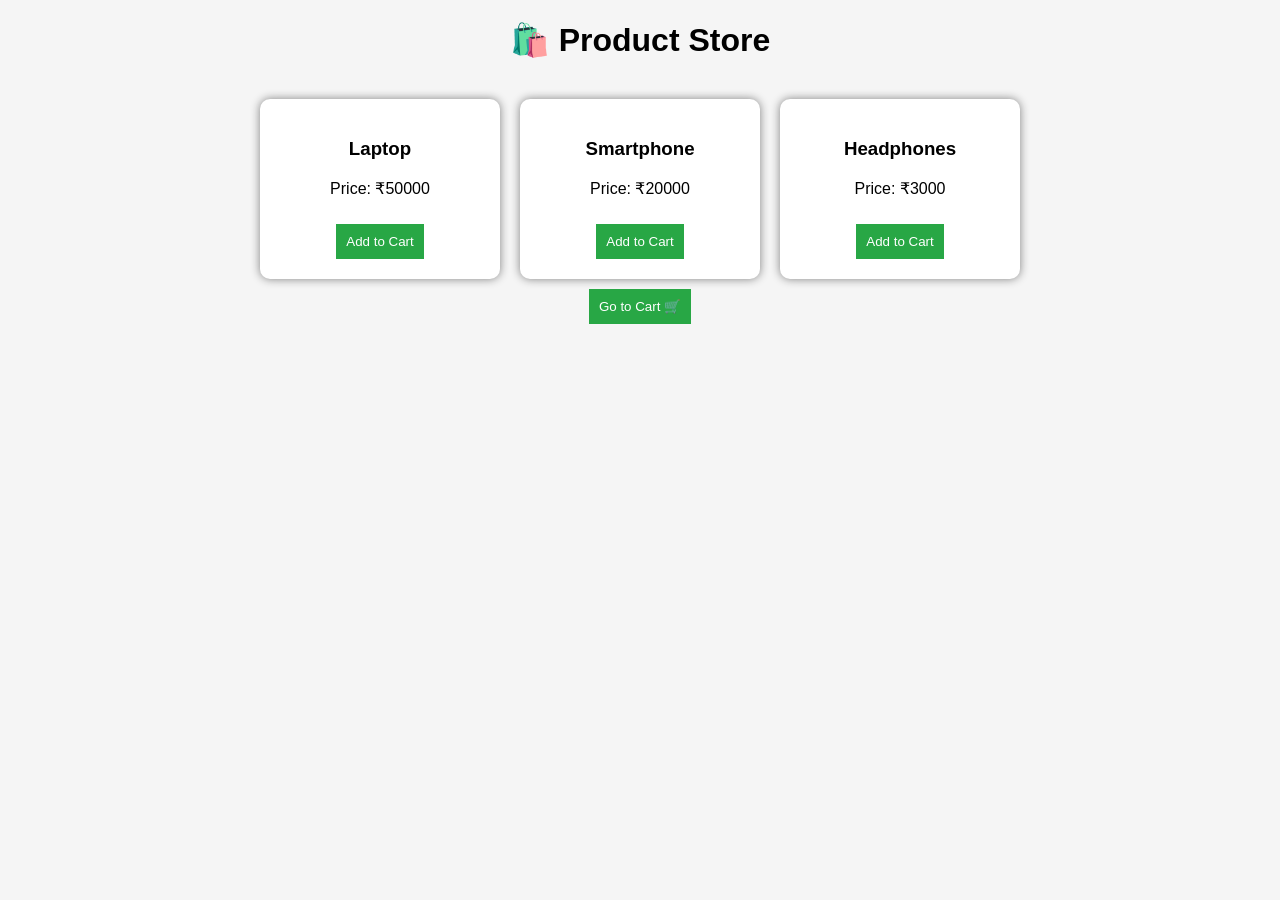
<file: E-Commerce/index.html>
<!DOCTYPE html>

<html>
<head>
    <title>Mini E-Commerce</title>
    <link rel="stylesheet" href="style.css">
</head>
<body>

<h1>🛍️ Product Store</h1>

<div class="products">

<div class="product">
    <h3>Laptop</h3>
    <p>Price: ₹50000</p>
    <button onclick="addToCart(1,'Laptop',50000)">Add to Cart</button>
</div>

<div class="product">
    <h3>Smartphone</h3>
    <p>Price: ₹20000</p>
    <button onclick="addToCart(2,'Smartphone',20000)">Add to Cart</button>
</div>

<div class="product">
    <h3>Headphones</h3>
    <p>Price: ₹3000</p>
    <button onclick="addToCart(3,'Headphones',3000)">Add to Cart</button>
</div>


</div>

<a href="cart.html">
    <button class="cart-btn">Go to Cart 🛒</button>
</a>

<script src="script.js"></script>

</body>
</html>
</file>
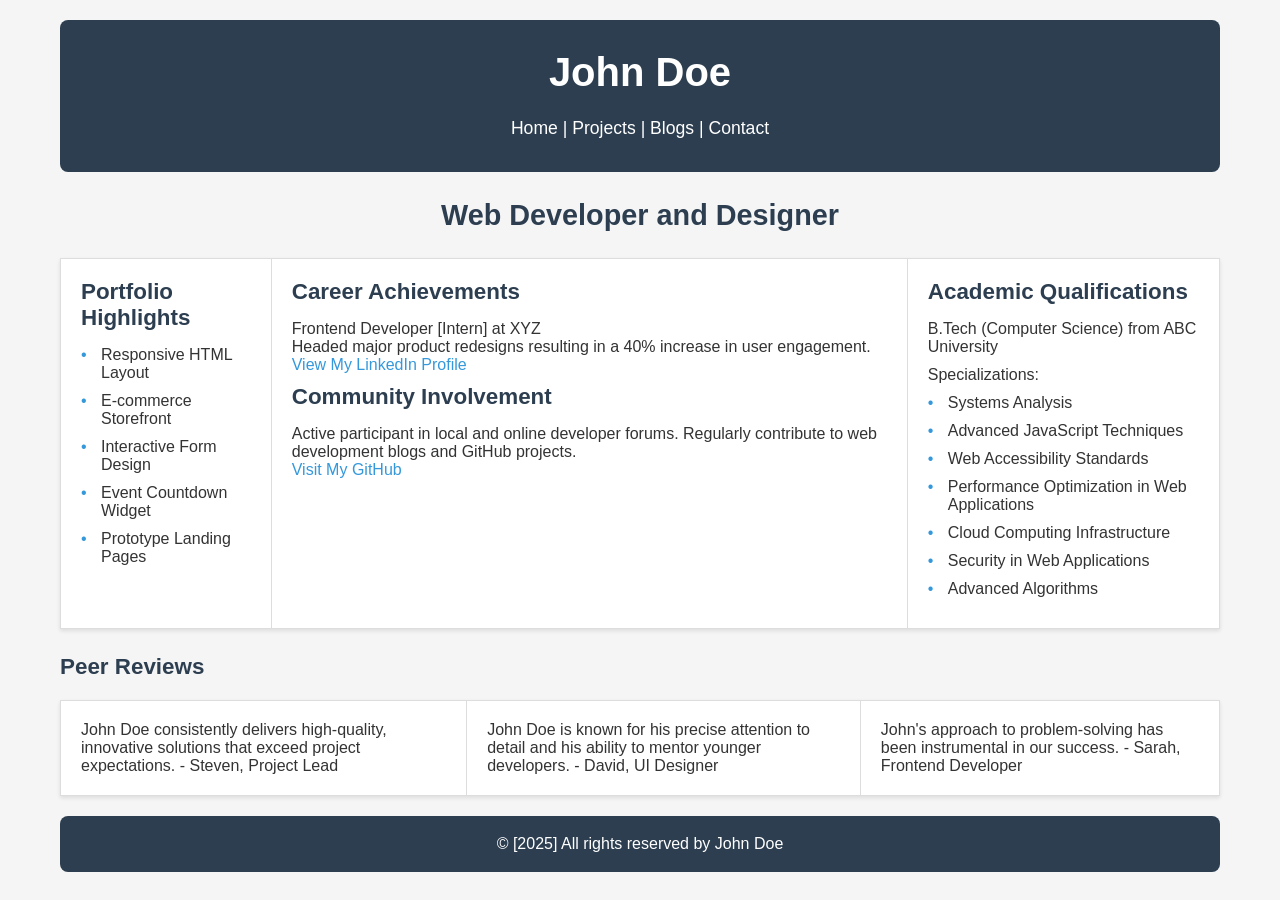
<file: Portfolio/index.html>
<html>
<head>
    <meta charset="UTF-8">
    <meta name="viewport" content="width=device-width, initial-scale=1.0">
    <title>Portfolio of John Doe</title>
    <link rel="stylesheet" href="style.css">
</head>
<body>
    <header>
        <h1 style="text-align:center;">John Doe</h1>
        <p style="text-align:center;">Home | Projects | Blogs | Contact</p>
    </header>
    <h2 style="text-align:center;">Web Developer and Designer</h2>
    <table border="1" width="100%">
        <tr>
            <td>
                <h3>Portfolio Highlights</h3>
                <ul>
                    <li>Responsive HTML Layout</li>
                    <li>E-commerce Storefront</li>
                    <li>Interactive Form Design</li>
                    <li>Event Countdown Widget</li>
                    <li>Prototype Landing Pages</li>
                </ul>
            </td>
            <td>
                <h3>Career Achievements</h3>
                <p>Frontend Developer [Intern] at XYZ<br>Headed major product redesigns resulting in a 40% increase in user engagement.<br><a href="#">View My LinkedIn Profile</a></p>
                <h3>Community Involvement</h3>
                <p>Active participant in local and online developer forums. Regularly contribute to web development blogs and GitHub projects.<br><a href="#">Visit My GitHub</a></p>
            </td>
            <td>
                <h3>Academic Qualifications</h3>
                <p>B.Tech (Computer Science) from ABC University</p>
                <p>Specializations:</p>
                <ul>
                    <li>Systems Analysis</li>
                    <li>Advanced JavaScript Techniques</li>
                    <li>Web Accessibility Standards</li>
                    <li>Performance Optimization in Web Applications</li>
                    <li>Cloud Computing Infrastructure</li>
                    <li>Security in Web Applications</li>
                    <li>Advanced Algorithms</li>
                </ul>
            </td>
        </tr>
    </table>
    <h3>Peer Reviews</h3>
    <table border="1" width="100%">
        <tr>
            <td>John Doe consistently delivers high-quality, innovative solutions that exceed project expectations. - Steven, Project Lead</td>
            <td>John Doe is known for his precise attention to detail and his ability to mentor younger developers. - David, UI Designer</td>
            <td>John's approach to problem-solving has been instrumental in our success. - Sarah, Frontend Developer</td>
        </tr>
    </table>
    <footer style="text-align:center;">
        © [2025] All rights reserved by John Doe
    </footer>
</body>
</html>
</file>
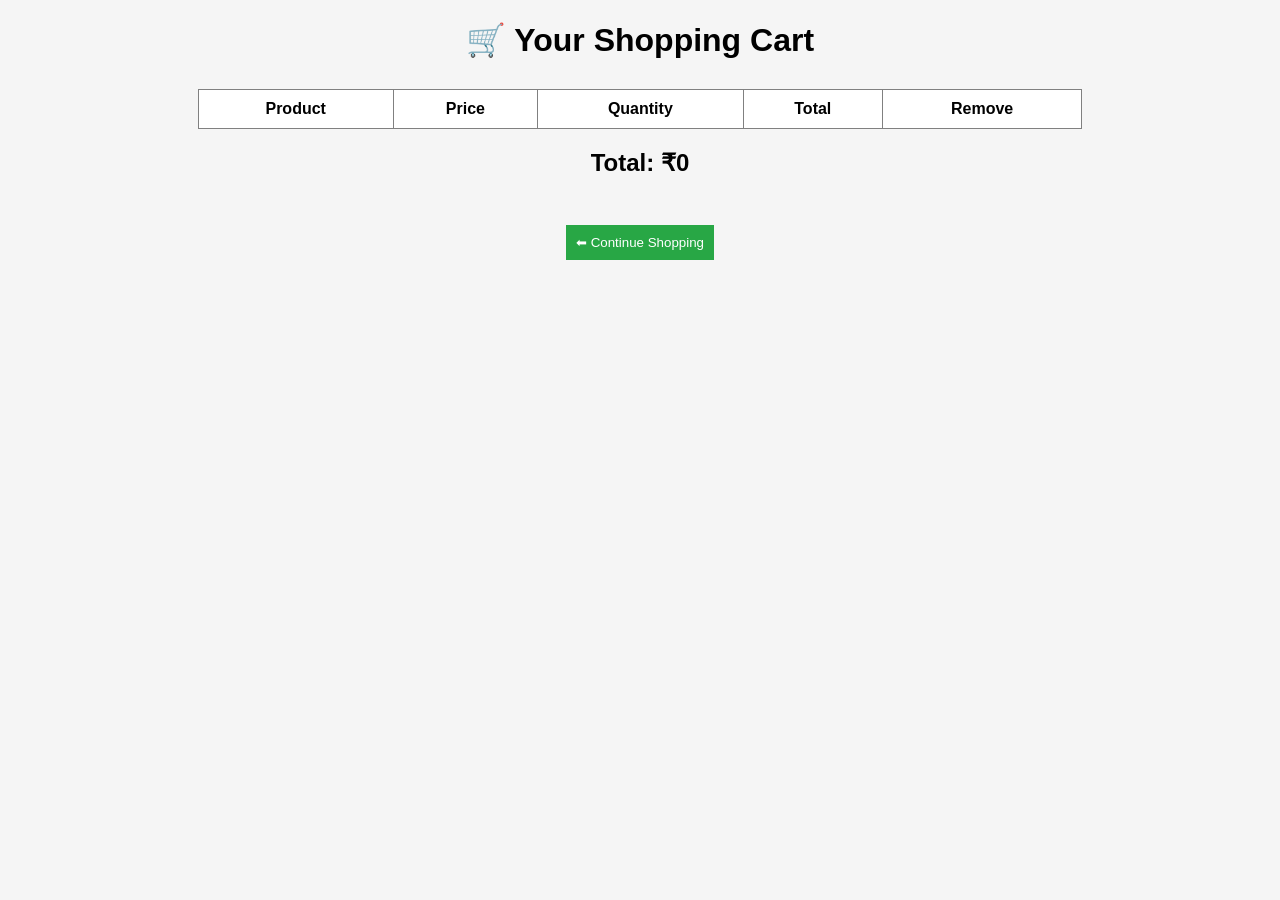
<file: E-Commerce/cart.html>
<!DOCTYPE html>

<html>
<head>
    <title>Your Cart</title>
    <link rel="stylesheet" href="style.css">
</head>

<body onload="displayCart()">

<h1>🛒 Your Shopping Cart</h1>

<table id="cartTable">
    <tr>
        <th>Product</th>
        <th>Price</th>
        <th>Quantity</th>
        <th>Total</th>
        <th>Remove</th>
    </tr>
</table>

<h2 id="grandTotal">Total: ₹0</h2>

<br>

<a href="index.html">
    <button class="cart-btn">⬅ Continue Shopping</button>
</a>

<script src="script.js"></script>

</body>
</html>
</file>
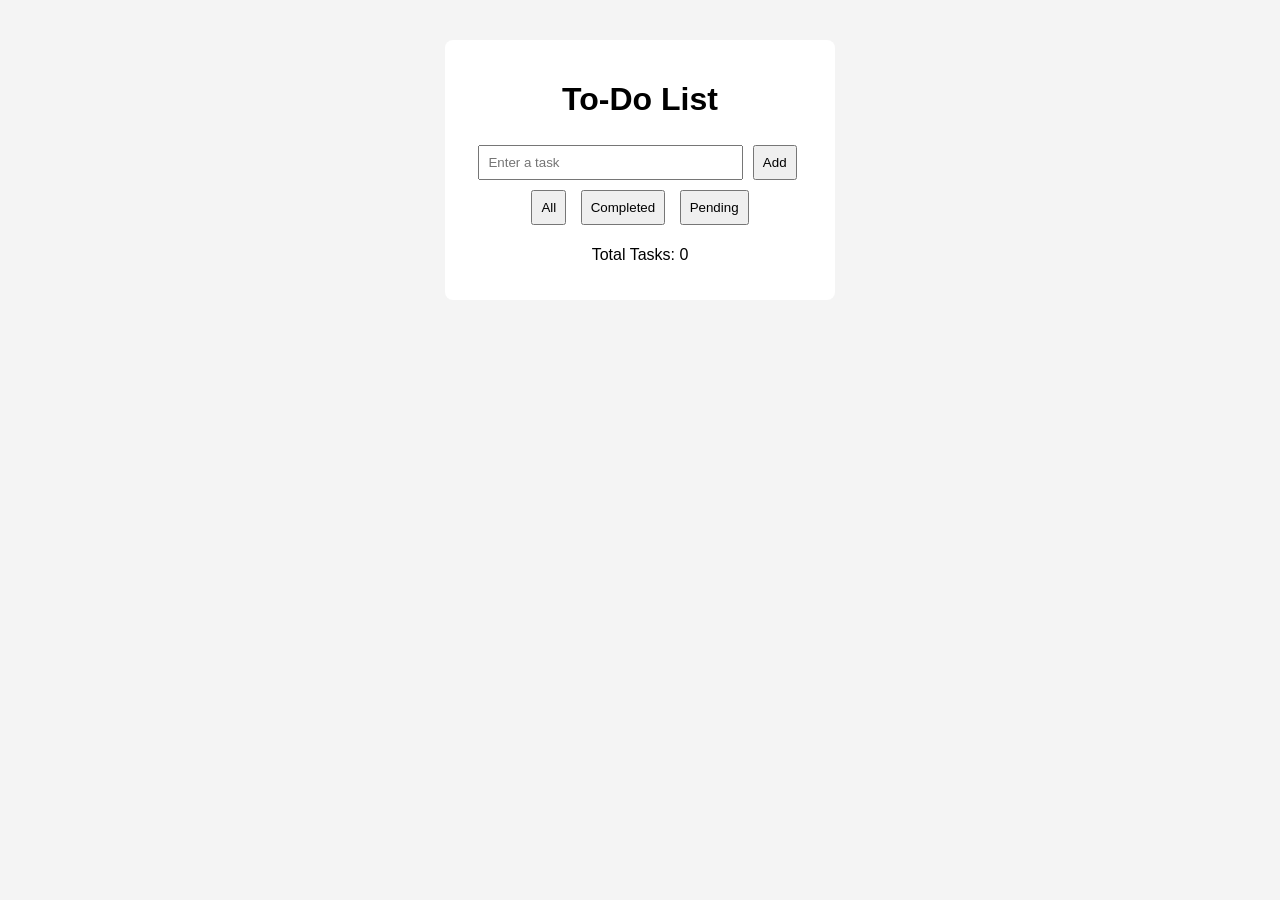
<file: Manager/App.html>
<!DOCTYPE html>
<html>
<head>
    <title>To-Do List App</title>
    <link rel="stylesheet" href="style.css">
</head>
<body>

    <div class="container">
        <h1>To-Do List</h1>

        <div class="input-section">
            <input type="text" id="taskInput" placeholder="Enter a task">
            <button onclick="addTask()">Add</button>
        </div>

        <div class="filters">
            <button onclick="filterTasks('all')">All</button>
            <button onclick="filterTasks('completed')">Completed</button>
            <button onclick="filterTasks('pending')">Pending</button>
        </div>

        <ul id="taskList"></ul>

        <p>Total Tasks: <span id="taskCount">0</span></p>
    </div>

    <script src="script.js"></script>
</body>
</html>
</file>
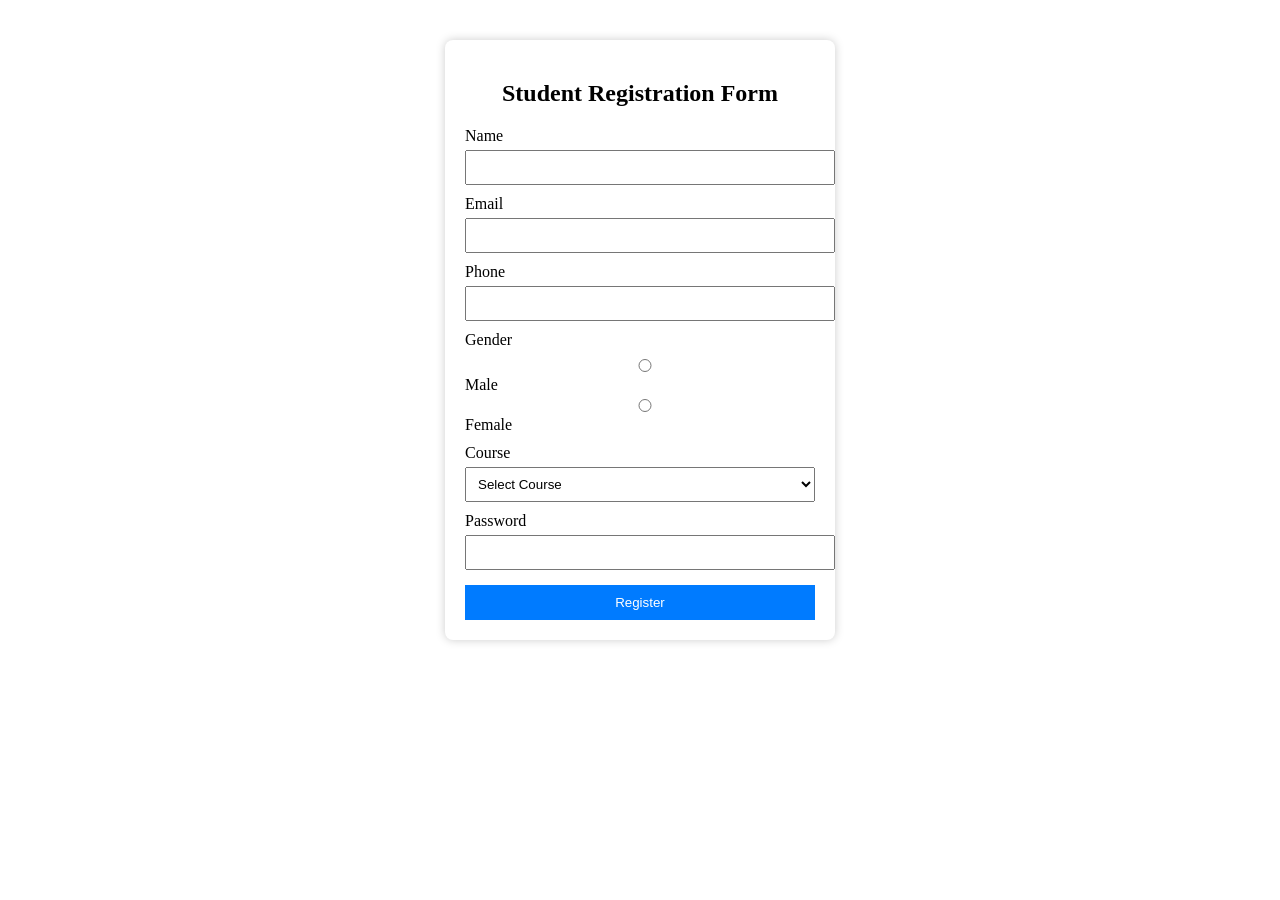
<file: Registration/StudentRegistration.html>
<!DOCTYPE html>
<html lang="en">
<head>
<meta charset="UTF-8">
<title>Student Registration</title>
<link rel="stylesheet" href="style.css">
</head>
<body>

<div class="container">
  <h2>Student Registration Form</h2>

  <form id="regForm">

    <!-- Name -->
    <label>Name</label>
    <input type="text" id="name">
    <small class="error" id="nameError"></small>

    <!-- Email -->
    <label>Email</label>
    <input type="text" id="email">
    <small class="error" id="emailError"></small>

    <!-- Phone -->
    <label>Phone</label>
    <input type="text" id="phone">
    <small class="error" id="phoneError"></small>

    <!-- Gender -->
    <label>Gender</label>
    <div class="radio-group">
      <input type="radio" name="gender" value="Male"> Male
      <input type="radio" name="gender" value="Female"> Female
    </div>
    <small class="error" id="genderError"></small>

    <!-- Course -->
    <label>Course</label>
    <select id="course">
      <option value="">Select Course</option>
      <option>BCA</option>
      <option>BSc</option>
      <option>BTech</option>
    </select>
    <small class="error" id="courseError"></small>

    <!-- Password -->
    <label>Password</label>
    <input type="password" id="password">
    <small class="error" id="passwordError"></small>

    <button type="submit">Register</button>

  </form>
</div>

<script src="script.js"></script>
</body>
</html>
</file>
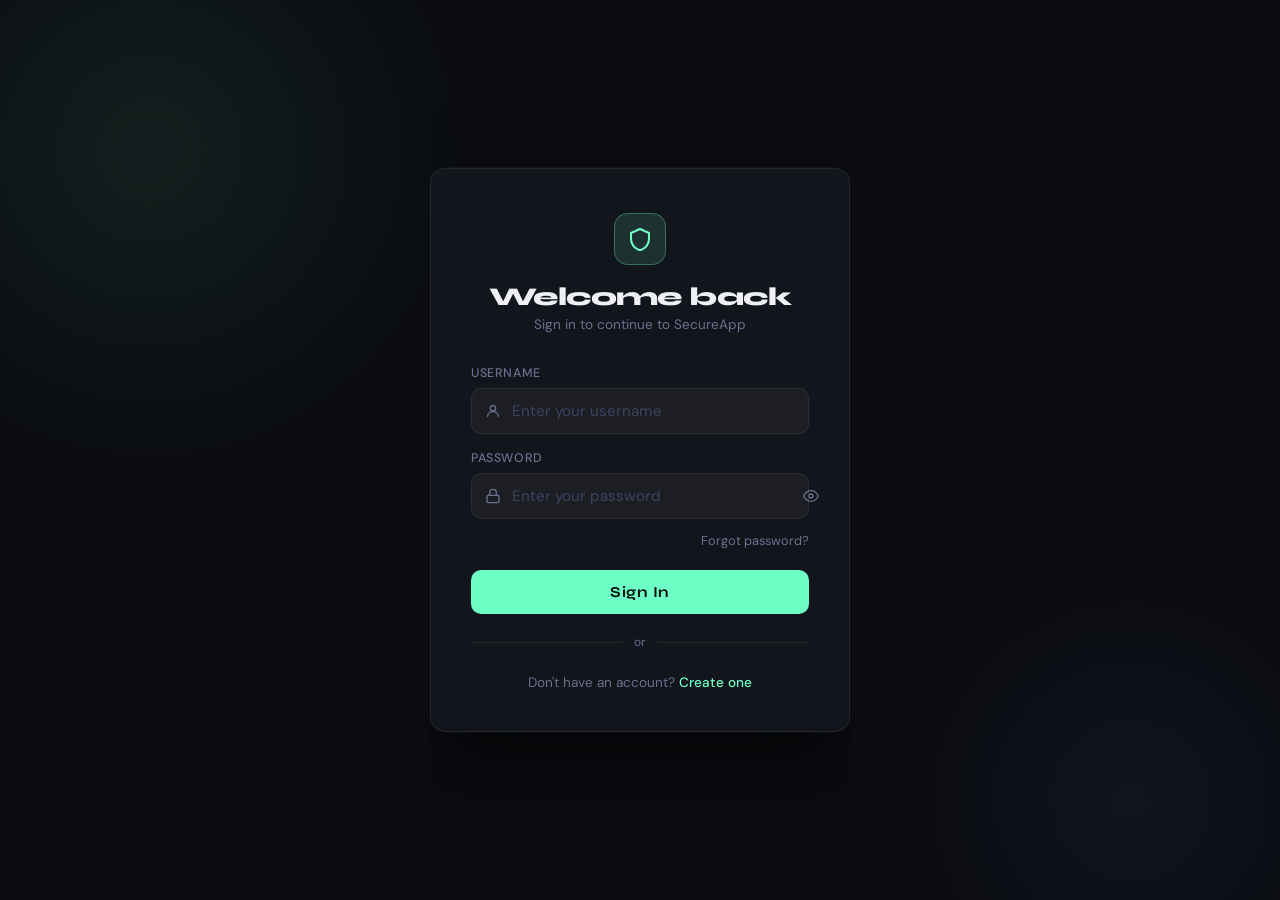
<file: event_management_final_with_qrcode/target/classes/static/login.html>
<!DOCTYPE html>
<html lang="en">
<head>
  <meta charset="UTF-8" />
  <meta name="viewport" content="width=device-width, initial-scale=1.0"/>
  <title>Login — SecureApp</title>
  <link href="https://fonts.googleapis.com/css2?family=Syne:wght@400;600;700;800&family=DM+Sans:wght@300;400;500&display=swap" rel="stylesheet"/>
  <style>
    *, *::before, *::after { box-sizing: border-box; margin: 0; padding: 0; }

    :root {
      --bg: #0b0c10;
      --surface: #13151c;
      --border: rgba(255,255,255,0.07);
      --accent: #6effc7;
      --accent-dim: rgba(110,255,199,0.12);
      --accent-glow: rgba(110,255,199,0.35);
      --text: #eef0f6;
      --muted: #6b7090;
      --error: #ff6b6b;
      --radius: 16px;
    }

    html, body {
      height: 100%;
      background: var(--bg);
      font-family: 'DM Sans', sans-serif;
      color: var(--text);
      display: flex;
      align-items: center;
      justify-content: center;
      overflow: hidden;
    }

    /* ── Background mesh ── */
    .bg-mesh {
      position: fixed; inset: 0; z-index: 0; pointer-events: none;
      overflow: hidden;
    }
    .bg-mesh::before {
      content: '';
      position: absolute;
      width: 700px; height: 700px;
      top: -200px; left: -200px;
      background: radial-gradient(circle, rgba(110,255,199,0.08) 0%, transparent 70%);
      border-radius: 50%;
      animation: drift 12s ease-in-out infinite alternate;
    }
    .bg-mesh::after {
      content: '';
      position: absolute;
      width: 500px; height: 500px;
      bottom: -150px; right: -100px;
      background: radial-gradient(circle, rgba(100,140,255,0.07) 0%, transparent 70%);
      border-radius: 50%;
      animation: drift 16s ease-in-out infinite alternate-reverse;
    }
    @keyframes drift {
      from { transform: translate(0,0) scale(1); }
      to   { transform: translate(40px, 30px) scale(1.08); }
    }

    /* ── Card ── */
    .card {
      position: relative; z-index: 1;
      width: min(420px, 92vw);
      background: var(--surface);
      border: 1px solid var(--border);
      border-radius: var(--radius);
      padding: 44px 40px 40px;
      box-shadow: 0 32px 80px rgba(0,0,0,0.5), 0 0 0 1px rgba(255,255,255,0.04);
      animation: slideUp 0.55s cubic-bezier(0.22,1,0.36,1) both;
    }
    @keyframes slideUp {
      from { opacity: 0; transform: translateY(28px); }
      to   { opacity: 1; transform: translateY(0); }
    }

    /* ── Logo / Header ── */
    .logo-wrap {
      display: flex; flex-direction: column; align-items: center; margin-bottom: 32px;
    }
    .logo-icon {
      width: 52px; height: 52px;
      background: var(--accent-dim);
      border: 1.5px solid rgba(110,255,199,0.3);
      border-radius: 14px;
      display: grid; place-items: center;
      margin-bottom: 16px;
      position: relative;
      animation: pulse 3s ease-in-out infinite;
    }
    @keyframes pulse {
      0%,100% { box-shadow: 0 0 0 0 var(--accent-glow); }
      50%      { box-shadow: 0 0 0 10px transparent; }
    }
    .logo-icon svg { width: 24px; height: 24px; stroke: var(--accent); fill: none; stroke-width: 2; stroke-linecap: round; stroke-linejoin: round; }

    .card-title {
      font-family: 'Syne', sans-serif;
      font-size: 1.6rem; font-weight: 800;
      letter-spacing: -0.02em;
    }
    .card-sub {
      font-size: 0.85rem; color: var(--muted); margin-top: 4px;
    }

    /* ── Form ── */
    .form-group { margin-bottom: 16px; }

    label {
      display: block;
      font-size: 0.78rem; font-weight: 500;
      letter-spacing: 0.05em; text-transform: uppercase;
      color: var(--muted);
      margin-bottom: 7px;
    }

    .input-wrap {
      position: relative;
    }
    .input-wrap svg {
      position: absolute; left: 14px; top: 50%; transform: translateY(-50%);
      width: 16px; height: 16px;
      stroke: var(--muted); fill: none; stroke-width: 2;
      stroke-linecap: round; stroke-linejoin: round;
      pointer-events: none;
      transition: stroke 0.2s;
    }

    input {
      width: 100%;
      background: rgba(255,255,255,0.04);
      border: 1px solid var(--border);
      border-radius: 10px;
      padding: 12px 14px 12px 40px;
      font-family: 'DM Sans', sans-serif;
      font-size: 0.95rem;
      color: var(--text);
      outline: none;
      transition: border-color 0.2s, box-shadow 0.2s, background 0.2s;
    }
    input::placeholder { color: #3f4260; }
    input:focus {
      border-color: rgba(110,255,199,0.45);
      background: rgba(110,255,199,0.04);
      box-shadow: 0 0 0 4px rgba(110,255,199,0.08);
    }
    input:focus + svg, .input-wrap:focus-within svg { stroke: var(--accent); }

    /* toggle password eye */
    .eye-btn {
      position: absolute; right: 12px; top: 50%; transform: translateY(-50%);
      background: none; border: none; cursor: pointer; padding: 4px;
      color: var(--muted); transition: color 0.2s;
    }
    .eye-btn:hover { color: var(--text); }
    .eye-btn svg { width: 16px; height: 16px; stroke: currentColor; fill: none; stroke-width: 2; stroke-linecap: round; stroke-linejoin: round; display: block; }
    #password { padding-right: 40px; }

    /* ── Error ── */
    .error-msg {
      font-size: 0.8rem; color: var(--error);
      background: rgba(255,107,107,0.08);
      border: 1px solid rgba(255,107,107,0.2);
      border-radius: 8px;
      padding: 9px 12px;
      margin-bottom: 16px;
      display: none;
      animation: shake 0.35s ease;
    }
    .error-msg.show { display: block; }
    @keyframes shake {
      0%,100% { transform: translateX(0); }
      20%,60%  { transform: translateX(-6px); }
      40%,80%  { transform: translateX(6px); }
    }

    /* ── Button ── */
    .btn-login {
      width: 100%; padding: 13px;
      background: var(--accent);
      color: #0b0c10;
      border: none; border-radius: 10px;
      font-family: 'Syne', sans-serif;
      font-size: 0.95rem; font-weight: 700;
      letter-spacing: 0.03em;
      cursor: pointer;
      position: relative; overflow: hidden;
      transition: transform 0.15s, box-shadow 0.2s;
    }
    .btn-login:hover {
      transform: translateY(-1px);
      box-shadow: 0 8px 28px rgba(110,255,199,0.35);
    }
    .btn-login:active { transform: translateY(0); box-shadow: none; }

    .btn-login .btn-text { transition: opacity 0.2s; }
    .btn-login .spinner {
      display: none;
      width: 18px; height: 18px;
      border: 2px solid rgba(0,0,0,0.3);
      border-top-color: #0b0c10;
      border-radius: 50%;
      animation: spin 0.6s linear infinite;
      position: absolute; top: 50%; left: 50%; transform: translate(-50%,-50%);
    }
    @keyframes spin { to { transform: translate(-50%,-50%) rotate(360deg); } }
    .btn-login.loading .btn-text { opacity: 0; }
    .btn-login.loading .spinner { display: block; }

    /* ── Footer ── */
    .card-footer {
      text-align: center; margin-top: 24px;
      font-size: 0.85rem; color: var(--muted);
    }
    .card-footer a {
      color: var(--accent); text-decoration: none; font-weight: 500;
      transition: opacity 0.15s;
    }
    .card-footer a:hover { opacity: 0.75; }

    /* ── Divider ── */
    .divider {
      display: flex; align-items: center; gap: 12px;
      margin: 20px 0 4px; color: var(--muted); font-size: 0.75rem;
    }
    .divider::before,.divider::after {
      content: ''; flex: 1;
      height: 1px; background: var(--border);
    }
  </style>
</head>
<body>

<div class="bg-mesh"></div>

<div class="card" role="main">

  <div class="logo-wrap">
    <div class="logo-icon">
      <!-- Shield icon -->
      <svg viewBox="0 0 24 24"><path d="M12 2L3 6v6c0 5.25 3.75 10.15 9 11.25C17.25 22.15 21 17.25 21 12V6L12 2z"/></svg>
    </div>
    <h1 class="card-title">Welcome back</h1>
    <p class="card-sub">Sign in to continue to SecureApp</p>
  </div>

  <div class="error-msg" id="errorMsg" role="alert">
    ⚠️ Invalid username or password. Please try again.
  </div>

  <div class="form-group">
    <label for="username">Username</label>
    <div class="input-wrap">
      <input id="username" type="text" placeholder="Enter your username" autocomplete="username"/>
      <!-- User icon (rendered after input so z-index works) -->
      <svg viewBox="0 0 24 24" style="position:absolute;left:14px;top:50%;transform:translateY(-50%);pointer-events:none;"><circle cx="12" cy="8" r="4"/><path d="M4 20c0-4 3.6-7 8-7s8 3 8 7"/></svg>
    </div>
  </div>

  <div class="form-group">
    <label for="password">Password</label>
    <div class="input-wrap">
      <input id="password" type="password" placeholder="Enter your password" autocomplete="current-password"/>
      <svg viewBox="0 0 24 24" style="position:absolute;left:14px;top:50%;transform:translateY(-50%);pointer-events:none;"><rect x="3" y="11" width="18" height="11" rx="2"/><path d="M7 11V7a5 5 0 0 1 10 0v4"/></svg>
      <button class="eye-btn" type="button" id="togglePwd" aria-label="Toggle password visibility">
        <svg id="eyeIcon" viewBox="0 0 24 24"><path d="M1 12S5 4 12 4s11 8 11 8-4 8-11 8S1 12 1 12z"/><circle cx="12" cy="12" r="3"/></svg>
      </button>
    </div>
  </div>

  <div style="text-align:right; margin: -6px 0 20px;">
    <a href="#" style="font-size:0.8rem; color:var(--muted); text-decoration:none; transition:color 0.2s;" onmouseover="this.style.color='var(--accent)'" onmouseout="this.style.color='var(--muted)'">Forgot password?</a>
  </div>

  <button class="btn-login" id="loginBtn" onclick="login()">
    <span class="btn-text">Sign In</span>
    <span class="spinner"></span>
  </button>

  <div class="divider">or</div>

  <p class="card-footer">
    Don't have an account? <a href="register.html">Create one</a>
  </p>

</div>

<script>
  // Toggle password visibility
  const togglePwd = document.getElementById('togglePwd');
  const pwdInput  = document.getElementById('password');
  const eyeIcon   = document.getElementById('eyeIcon');

  const eyeOpen   = `<path d="M1 12S5 4 12 4s11 8 11 8-4 8-11 8S1 12 1 12z"/><circle cx="12" cy="12" r="3"/>`;
  const eyeClosed = `<path d="M17.94 17.94A10.07 10.07 0 0112 20c-7 0-11-8-11-8a18.45 18.45 0 015.06-5.94"/><path d="M9.9 4.24A9.12 9.12 0 0112 4c7 0 11 8 11 8a18.5 18.5 0 01-2.16 3.19"/><line x1="1" y1="1" x2="23" y2="23"/>`;

  togglePwd.addEventListener('click', () => {
    const isHidden = pwdInput.type === 'password';
    pwdInput.type = isHidden ? 'text' : 'password';
    eyeIcon.innerHTML = isHidden ? eyeClosed : eyeOpen;
  });

  // Enter key support
  document.addEventListener('keydown', e => {
    if (e.key === 'Enter') login();
  });

  function showError(msg) {
    const el = document.getElementById('errorMsg');
    el.textContent = '⚠️ ' + msg;
    el.classList.remove('show');
    void el.offsetWidth; // reflow to re-trigger animation
    el.classList.add('show');
  }

  function login() {
    const username = document.getElementById('username').value.trim();
    const password = document.getElementById('password').value;
    const btn = document.getElementById('loginBtn');

    if (!username || !password) {
      showError('Please fill in all fields.');
      return;
    }

    // Loading state
    btn.classList.add('loading');
    btn.disabled = true;
    document.getElementById('errorMsg').classList.remove('show');

    fetch(`/api/users/login?username=${encodeURIComponent(username)}&password=${encodeURIComponent(password)}`, {
      method: 'POST'
    })
    .then(res => {
      if (!res.ok) throw new Error('Server error');
      return res.text();
    })
    .then(role => {
      if (role === 'ADMIN') {
        window.location.href = 'admin.html';
      } else if (role === 'USER') {
        window.location.href = 'index.html';
      } else {
        showError('Invalid username or password.');
        btn.classList.remove('loading');
        btn.disabled = false;
      }
    })
    .catch(() => {
      showError('Unable to connect. Please try again.');
      btn.classList.remove('loading');
      btn.disabled = false;
    });
  }
</script>

</body>
</html>
</file>
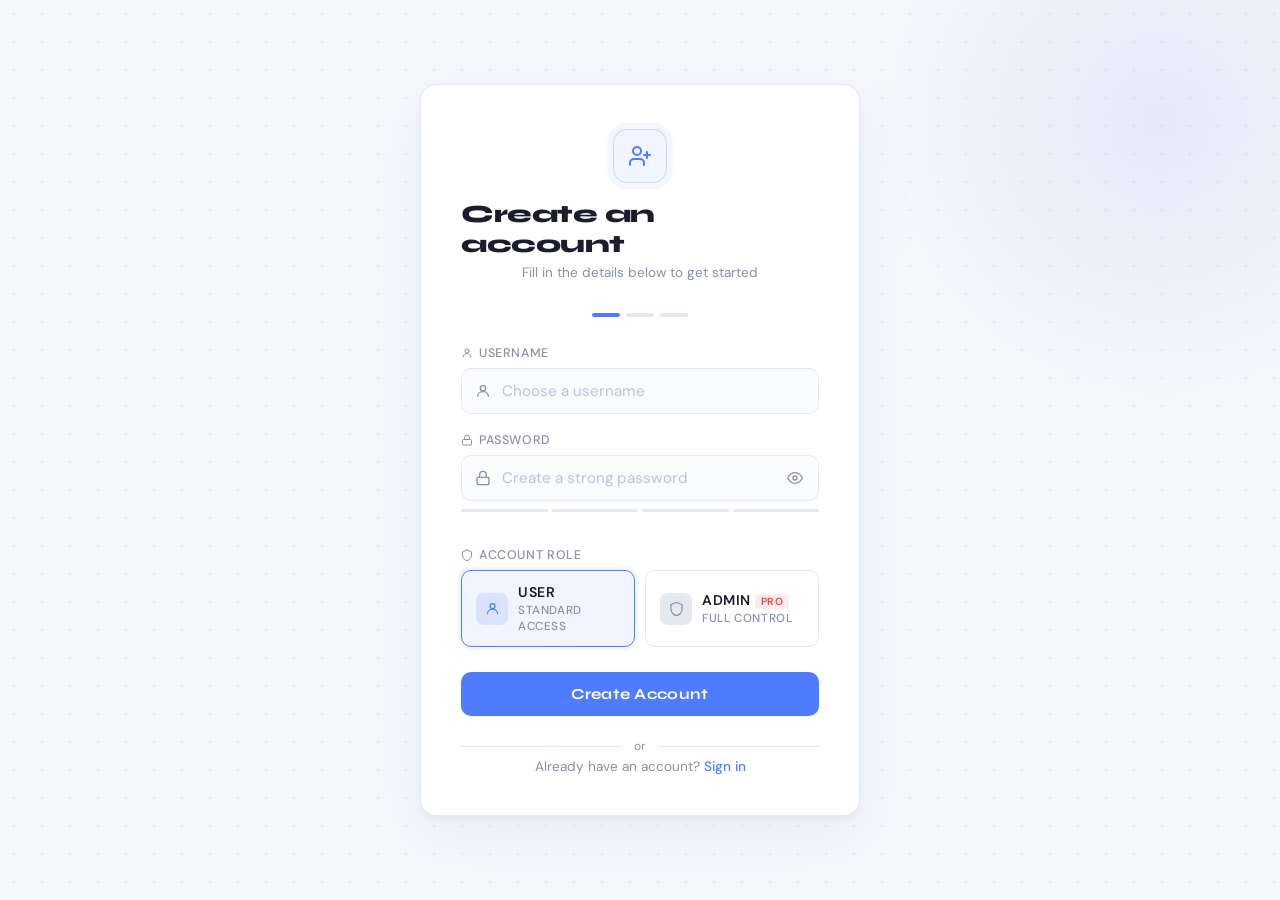
<file: event_management_final_with_qrcode/target/classes/static/register.html>
<!DOCTYPE html>
<html lang="en">
<head>
  <meta charset="UTF-8" />
  <meta name="viewport" content="width=device-width, initial-scale=1.0"/>
  <title>Register — SecureApp</title>
  <link href="https://fonts.googleapis.com/css2?family=Syne:wght@400;600;700;800&family=DM+Sans:wght@300;400;500&display=swap" rel="stylesheet"/>
  <style>
    *, *::before, *::after { box-sizing: border-box; margin: 0; padding: 0; }

    :root {
      --bg: #f5f7fa;
      --surface: #ffffff;
      --border: #e4e8f0;
      --border-focus: #4f7cff;
      --accent: #4f7cff;
      --accent-dim: rgba(79,124,255,0.08);
      --accent-glow: rgba(79,124,255,0.18);
      --text: #1a1d2e;
      --muted: #8891aa;
      --success: #22c55e;
      --error: #ef4444;
      --radius: 16px;
    }

    html, body {
      min-height: 100%;
      background: var(--bg);
      font-family: 'DM Sans', sans-serif;
      color: var(--text);
      display: flex;
      align-items: center;
      justify-content: center;
      padding: 32px 16px;
    }

    /* ── Background dots ── */
    body::before {
      content: '';
      position: fixed; inset: 0; z-index: 0; pointer-events: none;
      background-image: radial-gradient(circle, #d0d8f0 1px, transparent 1px);
      background-size: 28px 28px;
      opacity: 0.5;
    }

    /* ── Glow blob ── */
    body::after {
      content: '';
      position: fixed;
      width: 600px; height: 600px;
      top: -180px; right: -180px;
      background: radial-gradient(circle, rgba(79,124,255,0.1) 0%, transparent 70%);
      border-radius: 50%;
      z-index: 0; pointer-events: none;
    }

    /* ── Card ── */
    .card {
      position: relative; z-index: 1;
      width: min(440px, 96vw);
      background: var(--surface);
      border: 1px solid var(--border);
      border-radius: var(--radius);
      padding: 44px 40px 40px;
      box-shadow: 0 4px 6px rgba(0,0,0,0.04), 0 20px 60px rgba(79,124,255,0.08);
      animation: fadeUp 0.5s cubic-bezier(0.22,1,0.36,1) both;
    }
    @keyframes fadeUp {
      from { opacity: 0; transform: translateY(24px); }
      to   { opacity: 1; transform: translateY(0); }
    }

    /* ── Header ── */
    .logo-wrap {
      display: flex; flex-direction: column; align-items: center; margin-bottom: 32px;
    }
    .logo-icon {
      width: 54px; height: 54px;
      background: var(--accent-dim);
      border: 1.5px solid rgba(79,124,255,0.25);
      border-radius: 14px;
      display: grid; place-items: center;
      margin-bottom: 16px;
      box-shadow: 0 0 0 6px rgba(79,124,255,0.06);
    }
    .logo-icon svg {
      width: 24px; height: 24px;
      stroke: var(--accent); fill: none;
      stroke-width: 2; stroke-linecap: round; stroke-linejoin: round;
    }
    .card-title {
      font-family: 'Syne', sans-serif;
      font-size: 1.55rem; font-weight: 800;
      letter-spacing: -0.02em; color: var(--text);
    }
    .card-sub {
      font-size: 0.85rem; color: var(--muted); margin-top: 5px;
    }

    /* ── Step indicator ── */
    .steps {
      display: flex; align-items: center; justify-content: center;
      gap: 6px; margin-bottom: 28px;
    }
    .step-dot {
      width: 28px; height: 4px; border-radius: 99px;
      background: var(--border);
      transition: background 0.3s;
    }
    .step-dot.active { background: var(--accent); }
    .step-dot.done   { background: var(--success); }

    /* ── Form ── */
    .form-group { margin-bottom: 18px; }

    label {
      display: flex; align-items: center; gap: 6px;
      font-size: 0.78rem; font-weight: 500;
      letter-spacing: 0.05em; text-transform: uppercase;
      color: var(--muted); margin-bottom: 7px;
    }

    .input-wrap { position: relative; }
    .input-wrap > svg {
      position: absolute; left: 14px; top: 50%; transform: translateY(-50%);
      width: 16px; height: 16px;
      stroke: var(--muted); fill: none;
      stroke-width: 2; stroke-linecap: round; stroke-linejoin: round;
      pointer-events: none; transition: stroke 0.2s;
    }
    .input-wrap:focus-within > svg { stroke: var(--accent); }

    input, select {
      width: 100%;
      background: #fafbfd;
      border: 1.5px solid var(--border);
      border-radius: 10px;
      padding: 12px 14px 12px 40px;
      font-family: 'DM Sans', sans-serif;
      font-size: 0.95rem; color: var(--text);
      outline: none;
      transition: border-color 0.2s, box-shadow 0.2s, background 0.2s;
      appearance: none; -webkit-appearance: none;
    }
    input::placeholder { color: #bcc3d6; }
    input:focus, select:focus {
      border-color: var(--accent);
      background: #fff;
      box-shadow: 0 0 0 4px var(--accent-dim);
    }

    /* custom select arrow */
    .select-wrap { position: relative; }
    .select-wrap select { padding-left: 40px; padding-right: 36px; cursor: pointer; }
    .select-arrow {
      position: absolute; right: 13px; top: 50%; transform: translateY(-50%);
      pointer-events: none; color: var(--muted);
    }
    .select-arrow svg { width: 14px; height: 14px; stroke: currentColor; fill: none; stroke-width: 2.5; stroke-linecap: round; stroke-linejoin: round; display: block; }

    /* eye toggle */
    .eye-btn {
      position: absolute; right: 12px; top: 50%; transform: translateY(-50%);
      background: none; border: none; cursor: pointer; padding: 4px;
      color: var(--muted); transition: color 0.2s;
    }
    .eye-btn:hover { color: var(--text); }
    .eye-btn svg { width: 16px; height: 16px; stroke: currentColor; fill: none; stroke-width: 2; stroke-linecap: round; stroke-linejoin: round; display: block; }
    #password { padding-right: 40px; }

    /* password strength */
    .strength-bar {
      display: flex; gap: 4px; margin-top: 8px;
    }
    .strength-seg {
      flex: 1; height: 3px; border-radius: 99px;
      background: var(--border); transition: background 0.3s;
    }
    .strength-label {
      font-size: 0.75rem; color: var(--muted);
      margin-top: 5px; min-height: 1em;
      transition: color 0.3s;
    }

    /* Role cards */
    .role-grid {
      display: grid; grid-template-columns: 1fr 1fr; gap: 10px;
    }
    .role-card {
      border: 1.5px solid var(--border);
      border-radius: 10px; padding: 12px 14px;
      cursor: pointer; transition: border-color 0.2s, background 0.2s, box-shadow 0.2s;
      display: flex; align-items: center; gap: 10px;
      position: relative;
    }
    .role-card:hover { border-color: #b8c8ff; background: #fafbff; }
    .role-card.selected {
      border-color: var(--accent);
      background: var(--accent-dim);
      box-shadow: 0 0 0 3px var(--accent-dim);
    }
    .role-card input[type="radio"] {
      position: absolute; opacity: 0; width: 0; height: 0;
    }
    .role-icon {
      width: 32px; height: 32px; border-radius: 8px;
      background: var(--border); display: grid; place-items: center; flex-shrink: 0;
      transition: background 0.2s;
    }
    .role-card.selected .role-icon { background: rgba(79,124,255,0.15); }
    .role-icon svg { width: 15px; height: 15px; stroke: var(--muted); fill: none; stroke-width: 2; stroke-linecap: round; stroke-linejoin: round; }
    .role-card.selected .role-icon svg { stroke: var(--accent); }
    .role-info .role-name { font-size: 0.88rem; font-weight: 600; color: var(--text); }
    .role-info .role-desc { font-size: 0.73rem; color: var(--muted); margin-top: 1px; }

    /* ── Messages ── */
    .msg {
      font-size: 0.82rem; border-radius: 8px; padding: 10px 13px;
      margin-bottom: 16px; display: none;
    }
    .msg.show { display: flex; align-items: center; gap: 8px; }
    .msg.error   { color: var(--error);   background: rgba(239,68,68,0.07);   border: 1px solid rgba(239,68,68,0.2);  animation: shake .35s ease; }
    .msg.success { color: var(--success); background: rgba(34,197,94,0.07);   border: 1px solid rgba(34,197,94,0.2); }
    @keyframes shake {
      0%,100% { transform: translateX(0); }
      20%,60%  { transform: translateX(-5px); }
      40%,80%  { transform: translateX(5px); }
    }

    /* ── Button ── */
    .btn-register {
      width: 100%; padding: 13px;
      background: var(--accent);
      color: #fff;
      border: none; border-radius: 10px;
      font-family: 'Syne', sans-serif;
      font-size: 0.95rem; font-weight: 700;
      letter-spacing: 0.02em;
      cursor: pointer; position: relative; overflow: hidden;
      transition: transform 0.15s, box-shadow 0.2s, background 0.2s;
    }
    .btn-register:hover {
      background: #3d6aff;
      transform: translateY(-1px);
      box-shadow: 0 8px 24px rgba(79,124,255,0.35);
    }
    .btn-register:active { transform: translateY(0); box-shadow: none; }
    .btn-register .btn-text { transition: opacity 0.2s; }
    .btn-register .spinner {
      display: none; width: 18px; height: 18px;
      border: 2px solid rgba(255,255,255,0.3); border-top-color: #fff;
      border-radius: 50%; animation: spin .6s linear infinite;
      position: absolute; top: 50%; left: 50%; transform: translate(-50%,-50%);
    }
    @keyframes spin { to { transform: translate(-50%,-50%) rotate(360deg); } }
    .btn-register.loading .btn-text { opacity: 0; }
    .btn-register.loading .spinner { display: block; }

    /* ── Footer ── */
    .divider {
      display: flex; align-items: center; gap: 12px;
      margin: 22px 0 4px; color: var(--muted); font-size: 0.75rem;
    }
    .divider::before,.divider::after { content:''; flex:1; height:1px; background: var(--border); }
    .card-footer { text-align: center; font-size: 0.85rem; color: var(--muted); }
    .card-footer a { color: var(--accent); text-decoration: none; font-weight: 500; }
    .card-footer a:hover { text-decoration: underline; }

    /* ── Tooltip on admin ── */
    .badge-admin {
      font-size: 0.65rem; background: rgba(239,68,68,0.1);
      color: var(--error); border-radius: 4px; padding: 1px 6px;
      font-weight: 600; letter-spacing: 0.04em; text-transform: uppercase;
    }
  </style>
</head>
<body>

<div class="card" role="main">

  <div class="logo-wrap">
    <div class="logo-icon">
      <svg viewBox="0 0 24 24"><path d="M16 21v-2a4 4 0 0 0-4-4H6a4 4 0 0 0-4 4v2"/><circle cx="9" cy="7" r="4"/><line x1="19" y1="8" x2="19" y2="14"/><line x1="22" y1="11" x2="16" y2="11"/></svg>
    </div>
    <h1 class="card-title">Create an account</h1>
    <p class="card-sub">Fill in the details below to get started</p>
  </div>

  <!-- progress steps -->
  <div class="steps" id="steps">
    <div class="step-dot active" id="step1"></div>
    <div class="step-dot" id="step2"></div>
    <div class="step-dot" id="step3"></div>
  </div>

  <div class="msg error" id="errorMsg" role="alert"></div>
  <div class="msg success" id="successMsg" role="status"></div>

  <!-- Username -->
  <div class="form-group">
    <label for="username">
      <svg viewBox="0 0 24 24" width="12" height="12" stroke="currentColor" fill="none" stroke-width="2" stroke-linecap="round" stroke-linejoin="round"><circle cx="12" cy="8" r="4"/><path d="M4 20c0-4 3.6-7 8-7s8 3 8 7"/></svg>
      Username
    </label>
    <div class="input-wrap">
      <input id="username" type="text" placeholder="Choose a username" autocomplete="username" oninput="updateSteps()"/>
      <svg viewBox="0 0 24 24"><circle cx="12" cy="8" r="4"/><path d="M4 20c0-4 3.6-7 8-7s8 3 8 7"/></svg>
    </div>
  </div>

  <!-- Password -->
  <div class="form-group">
    <label for="password">
      <svg viewBox="0 0 24 24" width="12" height="12" stroke="currentColor" fill="none" stroke-width="2" stroke-linecap: round" stroke-linejoin="round"><rect x="3" y="11" width="18" height="11" rx="2"/><path d="M7 11V7a5 5 0 0 1 10 0v4"/></svg>
      Password
    </label>
    <div class="input-wrap">
      <input id="password" type="password" placeholder="Create a strong password" autocomplete="new-password" oninput="checkStrength(); updateSteps()"/>
      <svg viewBox="0 0 24 24"><rect x="3" y="11" width="18" height="11" rx="2"/><path d="M7 11V7a5 5 0 0 1 10 0v4"/></svg>
      <button class="eye-btn" type="button" id="togglePwd" aria-label="Toggle password visibility">
        <svg id="eyeIcon" viewBox="0 0 24 24"><path d="M1 12S5 4 12 4s11 8 11 8-4 8-11 8S1 12 1 12z"/><circle cx="12" cy="12" r="3"/></svg>
      </button>
    </div>
    <div class="strength-bar">
      <div class="strength-seg" id="s1"></div>
      <div class="strength-seg" id="s2"></div>
      <div class="strength-seg" id="s3"></div>
      <div class="strength-seg" id="s4"></div>
    </div>
    <div class="strength-label" id="strengthLabel"></div>
  </div>

  <!-- Role -->
  <div class="form-group">
    <label>
      <svg viewBox="0 0 24 24" width="12" height="12" stroke="currentColor" fill="none" stroke-width="2" stroke-linecap="round" stroke-linejoin="round"><path d="M12 2L3 6v6c0 5.25 3.75 10.15 9 11.25C17.25 22.15 21 17.25 21 12V6L12 2z"/></svg>
      Account Role
    </label>
    <div class="role-grid">

      <label class="role-card selected" id="card-USER" onclick="selectRole('USER')">
        <input type="radio" name="role" value="USER" id="role-USER" checked/>
        <div class="role-icon">
          <svg viewBox="0 0 24 24"><circle cx="12" cy="8" r="4"/><path d="M4 20c0-4 3.6-7 8-7s8 3 8 7"/></svg>
        </div>
        <div class="role-info">
          <div class="role-name">User</div>
          <div class="role-desc">Standard access</div>
        </div>
      </label>

      <label class="role-card" id="card-ADMIN" onclick="selectRole('ADMIN')">
        <input type="radio" name="role" value="ADMIN" id="role-ADMIN"/>
        <div class="role-icon">
          <svg viewBox="0 0 24 24"><path d="M12 2L3 6v6c0 5.25 3.75 10.15 9 11.25C17.25 22.15 21 17.25 21 12V6L12 2z"/></svg>
        </div>
        <div class="role-info">
          <div class="role-name">Admin <span class="badge-admin">Pro</span></div>
          <div class="role-desc">Full control</div>
        </div>
      </label>

    </div>
  </div>

  <button class="btn-register" id="registerBtn" onclick="register()">
    <span class="btn-text">Create Account</span>
    <span class="spinner"></span>
  </button>

  <div class="divider">or</div>
  <p class="card-footer">Already have an account? <a href="login.html">Sign in</a></p>

</div>

<script>
  /* ── Eye toggle ── */
  const eyeOpen   = `<path d="M1 12S5 4 12 4s11 8 11 8-4 8-11 8S1 12 1 12z"/><circle cx="12" cy="12" r="3"/>`;
  const eyeClosed = `<path d="M17.94 17.94A10.07 10.07 0 0112 20c-7 0-11-8-11-8a18.45 18.45 0 015.06-5.94"/><path d="M9.9 4.24A9.12 9.12 0 0112 4c7 0 11 8 11 8a18.5 18.5 0 01-2.16 3.19"/><line x1="1" y1="1" x2="23" y2="23"/>`;

  document.getElementById('togglePwd').addEventListener('click', () => {
    const input = document.getElementById('password');
    const icon  = document.getElementById('eyeIcon');
    const isHidden = input.type === 'password';
    input.type = isHidden ? 'text' : 'password';
    icon.innerHTML = isHidden ? eyeClosed : eyeOpen;
  });

  /* ── Role select ── */
  let selectedRole = 'USER';
  function selectRole(role) {
    selectedRole = role;
    document.getElementById('role-USER').checked  = (role === 'USER');
    document.getElementById('role-ADMIN').checked = (role === 'ADMIN');
    document.getElementById('card-USER').classList.toggle('selected', role === 'USER');
    document.getElementById('card-ADMIN').classList.toggle('selected', role === 'ADMIN');
    updateSteps();
  }

  /* ── Password strength ── */
  const segs = ['s1','s2','s3','s4'];
  const colors = ['#ef4444','#f97316','#eab308','#22c55e'];
  const labels = ['Weak','Fair','Good','Strong'];

  function checkStrength() {
    const val = document.getElementById('password').value;
    let score = 0;
    if (val.length >= 8) score++;
    if (/[A-Z]/.test(val)) score++;
    if (/[0-9]/.test(val)) score++;
    if (/[^A-Za-z0-9]/.test(val)) score++;

    segs.forEach((id, i) => {
      document.getElementById(id).style.background = i < score ? colors[score-1] : 'var(--border)';
    });
    const lbl = document.getElementById('strengthLabel');
    if (val.length === 0) { lbl.textContent = ''; lbl.style.color = 'var(--muted)'; return; }
    lbl.textContent = labels[score - 1] || 'Weak';
    lbl.style.color = colors[score - 1] || colors[0];
  }

  /* ── Step progress ── */
  function updateSteps() {
    const u = document.getElementById('username').value.trim();
    const p = document.getElementById('password').value;
    const s1 = document.getElementById('step1');
    const s2 = document.getElementById('step2');
    const s3 = document.getElementById('step3');

    s1.className = 'step-dot ' + (u ? 'done' : 'active');
    s2.className = 'step-dot ' + (p.length >= 6 ? 'done' : u ? 'active' : '');
    s3.className = 'step-dot ' + (u && p.length >= 6 ? 'active' : '');
  }

  /* ── Messages ── */
  function showMsg(type, text) {
    const err = document.getElementById('errorMsg');
    const suc = document.getElementById('successMsg');
    err.classList.remove('show'); suc.classList.remove('show');
    const el = type === 'error' ? err : suc;
    el.textContent = (type === 'error' ? '⚠️ ' : '✅ ') + text;
    void el.offsetWidth;
    el.classList.add('show');
  }

  /* ── Register ── */
  document.addEventListener('keydown', e => { if (e.key === 'Enter') register(); });

  function register() {
    const username = document.getElementById('username').value.trim();
    const password = document.getElementById('password').value;
    const btn = document.getElementById('registerBtn');

    if (!username) { showMsg('error', 'Please enter a username.'); return; }
    if (username.length < 3) { showMsg('error', 'Username must be at least 3 characters.'); return; }
    if (!password) { showMsg('error', 'Please enter a password.'); return; }
    if (password.length < 6) { showMsg('error', 'Password must be at least 6 characters.'); return; }

    btn.classList.add('loading');
    btn.disabled = true;
    document.getElementById('errorMsg').classList.remove('show');

    const user = { username, password, role: selectedRole };

    fetch('/api/users/register', {
      method: 'POST',
      headers: { 'Content-Type': 'application/json' },
      body: JSON.stringify(user)
    })
    .then(res => {
      if (!res.ok) throw new Error('Registration failed');
      return res.json();
    })
    .then(() => {
      showMsg('success', 'Account created! Redirecting to login…');
      setTimeout(() => window.location.href = 'login.html', 1800);
    })
    .catch(() => {
      showMsg('error', 'Registration failed. Username may already exist.');
      btn.classList.remove('loading');
      btn.disabled = false;
    });
  }
</script>

</body>
</html>
</file>
<file: E-Commerce/style.css>
body{
font-family: Arial;
text-align: center;
background-color: #f5f5f5;
}

.products{
display: flex;
justify-content: center;
gap: 20px;
margin-top: 40px;
}

.product{
background: white;
padding: 20px;
border-radius: 10px;
box-shadow: 0 0 10px gray;
width: 200px;
}

button{
background: #28a745;
color: white;
border: none;
padding: 10px;
margin-top: 10px;
cursor: pointer;
}

button:hover

.cart-btn{
margin-top: 30px;
background: #007bff;
}

table{
margin: auto;
margin-top: 30px;
border-collapse: collapse;
width: 70%;
background: white;
}

th, td{
border: 1px solid gray;
padding: 10px;
}
</file>
<file: Portfolio/style.css>
* {
    margin: 0;
    padding: 0;
    box-sizing: border-box;
}

/* Body styling */
body {
    font-family: 'Arial', sans-serif;
    line-height: 1.6;
    color: #333;
    background-color: #f5f5f5;
    max-width: 1200px;
    margin: 0 auto;
    padding: 20px;
}

/* Header styling */
header {
    background-color: #2c3e50;
    color: white;
    padding: 20px;
    border-radius: 8px;
    margin-bottom: 20px;
}

header h1 {
    font-size: 2.5em;
    margin-bottom: 10px;
}

header p {
    font-size: 1.1em;
}

header p a {
    color: #3498db;
    text-decoration: none;
    margin: 0 10px;
    transition: color 0.3s;
}

header p a:hover {
    color: #2980b9;
}

/* Main heading */
h2 {
    color: #2c3e50;
    margin: 20px 0;
    font-size: 1.8em;
}

/* Table styling */
table {
    width: 100%;
    border-collapse: collapse;
    margin-bottom: 20px;
    background-color: white;
    box-shadow: 0 2px 4px rgba(0,0,0,0.1);
}

table td {
    padding: 20px;
    vertical-align: top;
    border: 1px solid #ddd;
}

h3 {
    color: #2c3e50;
    margin-bottom: 15px;
    font-size: 1.4em;
}

/* List styling */
ul {
    list-style-type: none;
    padding-left: 20px;
}

ul li {
    margin-bottom: 10px;
    position: relative;
}

ul li::before {
    content: '•';
    color: #3498db;
    position: absolute;
    left: -20px;
}

/* Links */
a {
    color: #3498db;
    text-decoration: none;
    transition: color 0.3s;
}

a:hover {
    color: #2980b9;
    text-decoration: underline;
}

/* Paragraph spacing */
p {
    margin-bottom: 10px;
}

/* Footer styling */
footer {
    background-color: #2c3e50;
    color: white;
    padding: 15px;
    border-radius: 8px;
    margin-top: 20px;
}

/* Responsive design */
@media (max-width: 768px) {
    table {
        display: block;
    }
    
    table tr {
        display: block;
        margin-bottom: 20px;
    }
    
    table td {
        display: block;
        border: none;
        border-bottom: 1px solid #ddd;
    }
    
    header h1 {
        font-size: 2em;
    }
    
    h2 {
        font-size: 1.5em;
    }
    
    h3 {
        font-size: 1.2em;
    }
}
</file>
<file: Manager/style.css>
body {
    font-family: Arial;
    background: #f4f4f4;
    text-align: center;
}

.container {
    background: white;
    width: 350px;
    margin: 40px auto;
    padding: 20px;
    border-radius: 8px;
}

input {
    padding: 8px;
    width: 70%;
}

button {
    padding: 8px;
    margin: 5px;
    cursor: pointer;
}

li {
    list-style: none;
    padding: 8px;
    margin: 5px 0;
    background: #eee;
    display: flex;
    justify-content: space-between;
    align-items: center;
}

.completed {
    text-decoration: line-through;
    color: gray;
}
</file>
<file: Registration/style.css>
style.css
body {
  font-family: Arial;
  background: #f4f6f9;
}

.container {
  width: 350px;
  margin: 40px auto;
  padding: 20px;
  background: white;
  border-radius: 8px;
  box-shadow: 0 0 10px #ccc;
}

h2 {
  text-align: center;
}

label {
  margin-top: 10px;
  display: block;
}

input, select {
  width: 100%;
  padding: 8px;
  margin-top: 5px;
}

.radio-group {
  margin-top: 5px;
}

button {
  width: 100%;
  margin-top: 15px;
  padding: 10px;
  background: #007bff;
  color: white;
  border: none;
  cursor: pointer;
}

button:hover {
  background: #0056b3;
}

.error {
  color: red;
  font-size: 13px;
}
</file>
